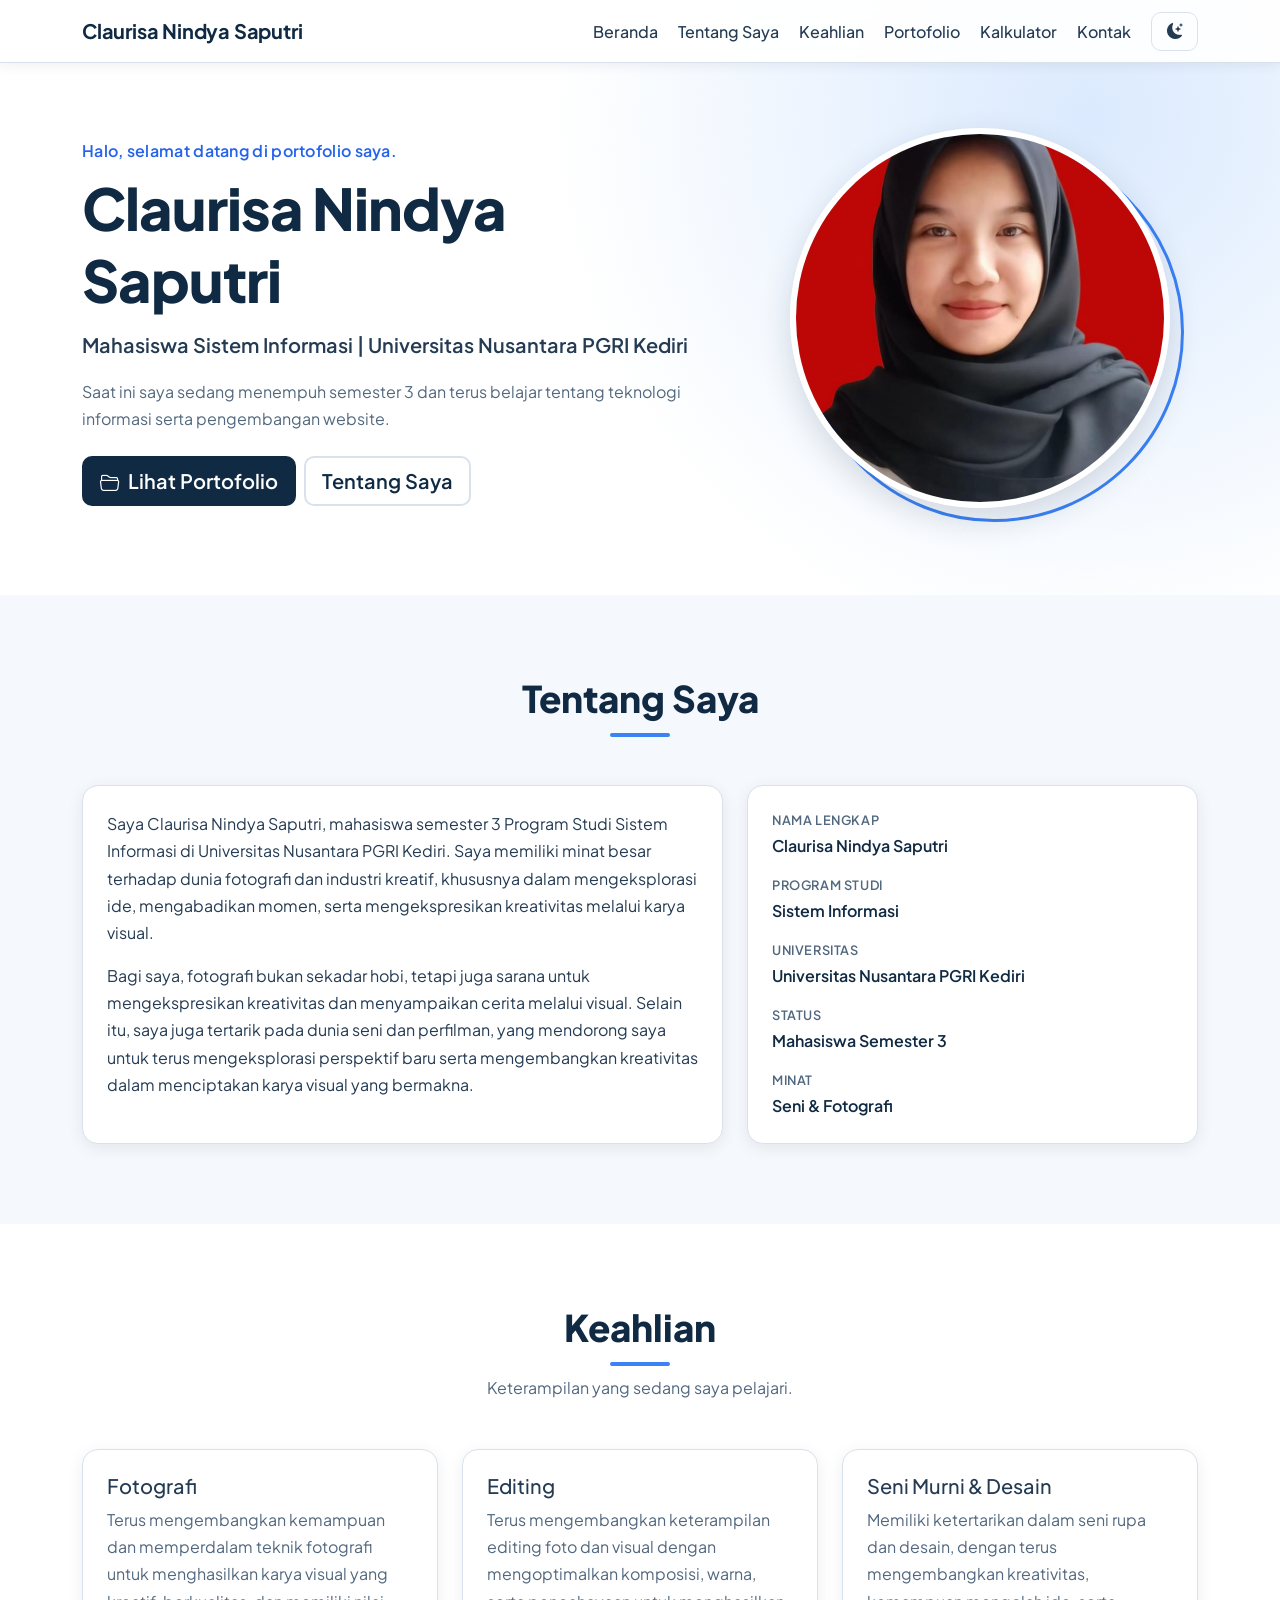
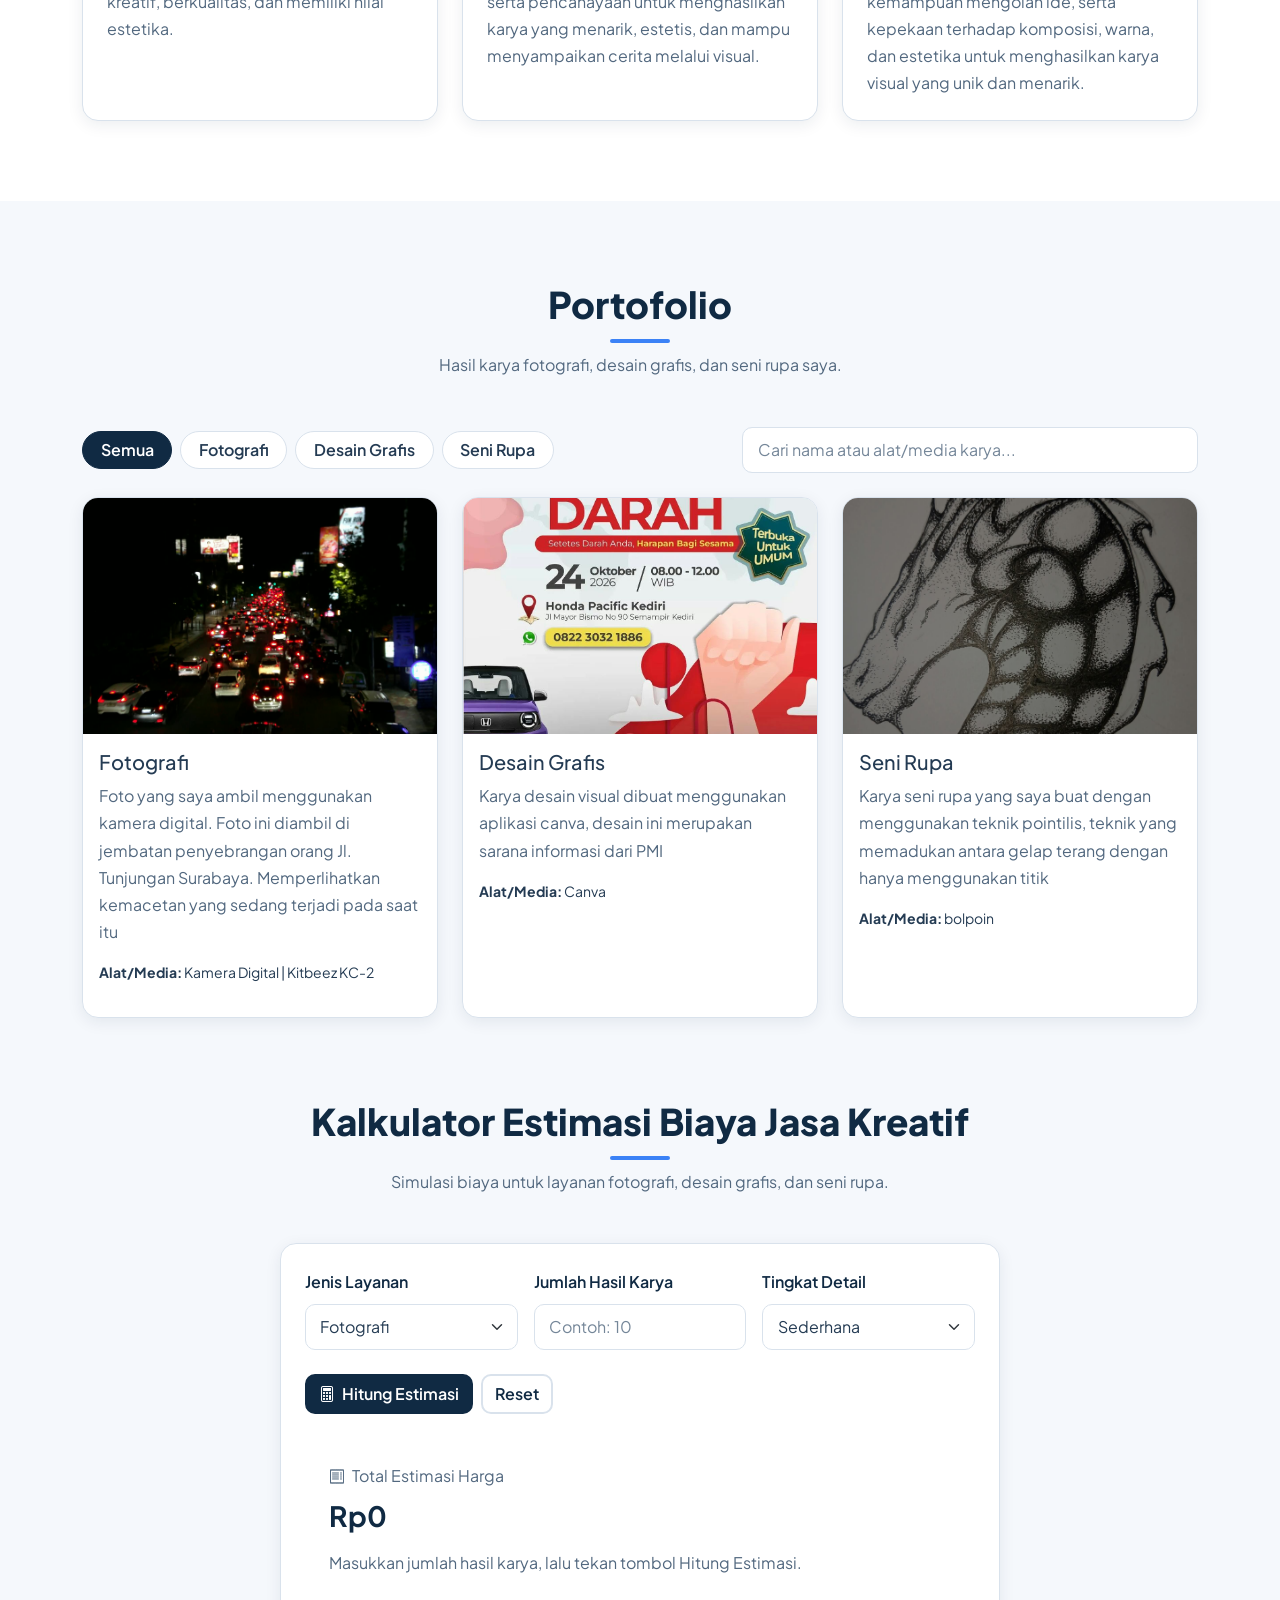
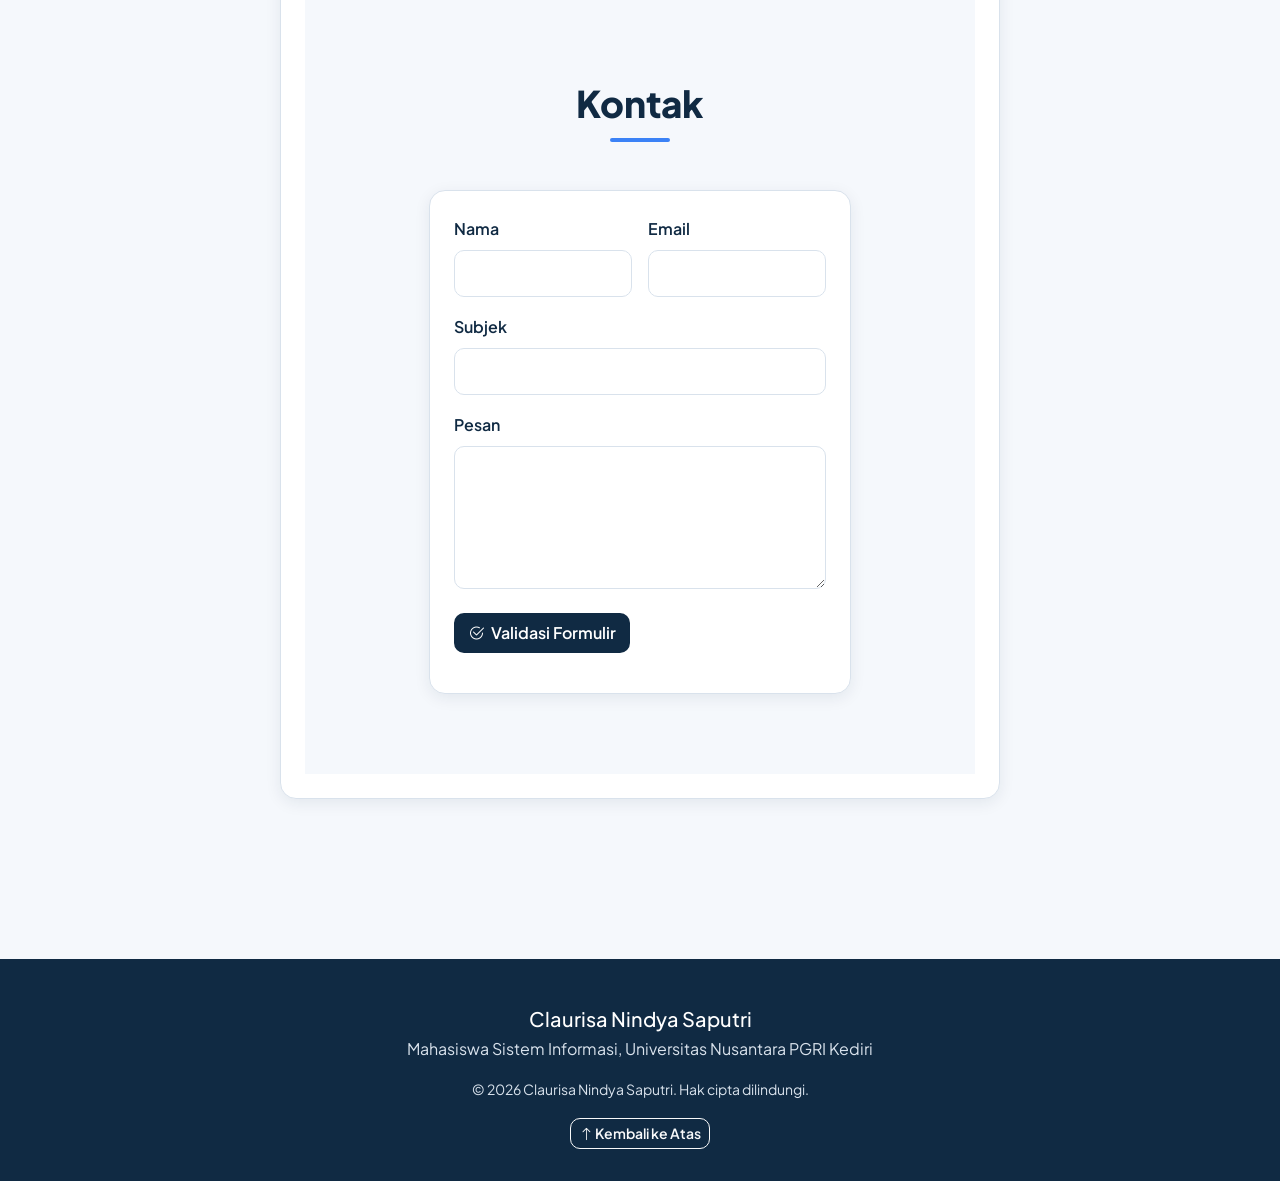
<file: UTS-WEB-Claurisa Nindya Saputri/index.html>
<!DOCTYPE html>
<html lang="id" data-theme="light">
<head>
  <meta charset="UTF-8">
  <meta name="viewport" content="width=device-width, initial-scale=1">
  <meta name="description" content="Portofolio pribadi Claurisa Nindya Saputri, mahasiswa Sistem Informasi Universitas Nusantara PGRI Kediri semester 3.">
  <title>Claurisa Nindya Saputri | Portfolio Web</title>

  <!-- Google Fonts -->
  <link rel="preconnect" href="https://fonts.googleapis.com">
  <link rel="preconnect" href="https://fonts.gstatic.com" crossorigin>
  <link href="https://fonts.googleapis.com/css2?family=Plus+Jakarta+Sans:wght@400;500;600;700;800&display=swap" rel="stylesheet">

  <!-- icon -->
  <link href="https://cdn.jsdelivr.net/npm/bootstrap@5.3.3/dist/css/bootstrap.min.css" rel="stylesheet">
  <link href="https://cdn.jsdelivr.net/npm/bootstrap-icons@1.11.3/font/bootstrap-icons.min.css" rel="stylesheet">
 
  <link href="css/style.css" rel="stylesheet">
</head>

<body>

  <header>
    <nav class="navbar navbar-expand-lg fixed-top site-navbar" aria-label="Navigasi utama">
      <div class="container">
        <a class="navbar-brand fw-bold" href="#beranda">Claurisa Nindya Saputri</a>

        <button class="navbar-toggler" type="button" data-bs-toggle="collapse"
                data-bs-target="#menuUtama" aria-controls="menuUtama"
                aria-expanded="false" aria-label="Buka atau tutup menu">
          <span class="navbar-toggler-icon"></span>
        </button>

        <div class="collapse navbar-collapse" id="menuUtama">
          <ul class="navbar-nav ms-auto align-items-lg-center gap-lg-1">
            <li class="nav-item"><a class="nav-link" href="#beranda">Beranda</a></li>
            <li class="nav-item"><a class="nav-link" href="#tentang">Tentang Saya</a></li>
            <li class="nav-item"><a class="nav-link" href="#keahlian">Keahlian</a></li>
            <li class="nav-item"><a class="nav-link" href="#portofolio">Portofolio</a></li>
            <li class="nav-item"><a class="nav-link" href="#kalkulator">Kalkulator</a></li>
            <li class="nav-item"><a class="nav-link" href="#kontak">Kontak</a></li>
            <li class="nav-item ms-lg-2 mt-2 mt-lg-0">
              <button type="button" id="themeToggle" class="btn btn-theme"
                      aria-label="Ganti ke mode gelap" aria-pressed="false">
                <i class="bi bi-moon-stars-fill" id="themeIcon" aria-hidden="true"></i>
                <span id="themeLabel" class="ms-1 d-lg-none">Mode Gelap</span>
              </button>
            </li>
          </ul>
        </div>
      </div>
    </nav>
  </header>

  <main>

    <!-- Tampilan beranda -->
    <section id="beranda" class="hero-section" aria-labelledby="judul-hero">
      <div class="container">
        <div class="row align-items-center g-5">
          <div class="col-lg-7 order-2 order-lg-1 reveal">
            <p class="hero-greeting mb-2">Halo, selamat datang di portofolio saya.</p>
            <h1 id="judul-hero" class="hero-name">Claurisa Nindya Saputri</h1>
            <p class="hero-role">Mahasiswa Sistem Informasi | Universitas Nusantara PGRI Kediri</p>
            <p class="text-secondary-custom mb-4">
              Saat ini saya sedang menempuh semester 3 dan terus belajar tentang teknologi informasi
              serta pengembangan website.
            </p>
            <div class="d-flex flex-wrap gap-2">
              <a href="#portofolio" class="btn btn-primary-custom btn-lg">
                <i class="bi bi-folder2-open me-1" aria-hidden="true"></i> Lihat Portofolio
              </a>
              <a href="#tentang" class="btn btn-outline-custom btn-lg">Tentang Saya</a>
            </div>
          </div>

          <div class="col-lg-5 order-1 order-lg-2 text-center reveal">
            <div class="profile-wrapper">
              <img src="img/Profile_ClaurisaNindya.jpeg"
                   alt="Foto profil Claurisa Nindya Saputri"
                   class="profile-img" width="480" height="480">
            </div>
          </div>
        </div>
      </div>
    </section>

    <!-- profil saya -->
    <section id="tentang" class="section-padding section-alt" aria-labelledby="judul-tentang">
      <div class="container">
        <header class="section-heading reveal">
          <h2 id="judul-tentang">Tentang Saya</h2>
        </header>

        <div class="row g-4 align-items-stretch">
          <article class="col-lg-7 reveal">
            <div class="card custom-card h-100">
              <div class="card-body p-4">
                <p>
                  Saya Claurisa Nindya Saputri, mahasiswa semester 3 Program Studi Sistem Informasi di Universitas Nusantara PGRI Kediri. Saya memiliki minat besar terhadap dunia fotografi dan industri kreatif, khususnya dalam mengeksplorasi ide, mengabadikan momen, serta mengekspresikan kreativitas melalui karya visual.
                </p>
                <p class="mb-0">
                  Bagi saya, fotografi bukan sekadar hobi, tetapi juga sarana untuk mengekspresikan kreativitas dan menyampaikan cerita melalui visual. Selain itu, saya juga tertarik pada dunia seni dan perfilman, yang mendorong saya untuk terus mengeksplorasi perspektif baru serta mengembangkan kreativitas dalam menciptakan karya visual yang bermakna.
                </p>
              </div>
            </div>
          </article>

          <aside class="col-lg-5 reveal" aria-label="Data singkat">
            <div class="card custom-card h-100">
              <div class="card-body p-4">
                <dl class="info-list mb-0">
                  <dt>Nama Lengkap</dt>
                  <dd>Claurisa Nindya Saputri</dd>
                  <dt>Program Studi</dt>
                  <dd>Sistem Informasi</dd>
                  <dt>Universitas</dt>
                  <dd>Universitas Nusantara PGRI Kediri</dd>
                  <dt>Status</dt>
                  <dd>Mahasiswa Semester 3</dd>
                  <dt>Minat</dt>
                  <dd>Seni &amp; Fotografi</dd>
                </dl>
              </div>
            </div>
          </aside>
        </div>
      </div>
    </section>

    <!-- Keahlian -->
    <section id="keahlian" class="section-padding" aria-labelledby="judul-keahlian">
      <div class="container">
        <header class="section-heading reveal">
          <h2 id="judul-keahlian">Keahlian</h2>
          <p>Keterampilan yang sedang saya pelajari.</p>
        </header>
        <div class="row g-4">
          <article class="col-md-6 col-lg-4 reveal">
            <div class="card custom-card skill-card h-100">
              <div class="card-body p-4">
                <h3 class="h5">Fotografi</h3>
                <p class="mb-0 text-secondary-custom">Terus mengembangkan kemampuan dan memperdalam teknik fotografi untuk menghasilkan karya visual yang kreatif, berkualitas, dan memiliki nilai estetika.</p>
              </div>
            </div>
          </article>
          <article class="col-md-6 col-lg-4 reveal">
            <div class="card custom-card skill-card h-100">
              <div class="card-body p-4">
                <h3 class="h5">Editing</h3>
                <p class="mb-0 text-secondary-custom">Terus mengembangkan keterampilan editing foto dan visual dengan mengoptimalkan komposisi, warna, serta pencahayaan untuk menghasilkan karya yang menarik, estetis, dan mampu menyampaikan cerita melalui visual.</p>
              </div>
            </div>
          </article>
          <article class="col-md-6 col-lg-4 reveal">
            <div class="card custom-card skill-card h-100">
              <div class="card-body p-4">
                <h3 class="h5">Seni Murni &amp; Desain</h3>
                <p class="mb-0 text-secondary-custom">Memiliki ketertarikan dalam seni rupa dan desain, dengan terus mengembangkan kreativitas, kemampuan mengolah ide, serta kepekaan terhadap komposisi, warna, dan estetika untuk menghasilkan karya visual yang unik dan menarik.</p>
              </div>
            </div>
          </article>
        </div>
      </div>
    </section>

    <!-- portofolio -->
    <section id="portofolio" class="section-padding section-alt" aria-labelledby="judul-portofolio">
      <div class="container">
        <header class="section-heading reveal">
          <h2 id="judul-portofolio">Portofolio</h2>
          <p>
            Hasil karya fotografi, desain grafis, dan seni rupa saya.
          </p>
        </header>
        <div class="row g-3 align-items-center mb-4 reveal">
          <div class="col-lg-7">
            <div class="d-flex flex-wrap gap-2" role="group" aria-label="Filter kategori karya" id="filterGroup">
              <button type="button" class="btn btn-filter active" data-filter="semua">Semua</button>
              <button type="button" class="btn btn-filter" data-filter="fotografi">Fotografi</button>
              <button type="button" class="btn btn-filter" data-filter="desain">Desain Grafis</button>
              <button type="button" class="btn btn-filter" data-filter="senirupa">Seni Rupa</button>
            </div>
          </div>
          <div class="col-lg-5">
            <label for="projectSearch" class="visually-hidden">Cari karya</label>
            <input type="search" id="projectSearch" class="form-control" placeholder="Cari nama atau alat/media karya...">
          </div>
        </div>

        <div class="row g-4" id="projectList">
          <article class="col-md-6 col-lg-4 project-item" data-category="fotografi"
                   data-title="Fotografi" data-tech="Kamera Digital">
            <div class="card custom-card h-100">
              <!-- hasil fotografi -->
              <img src="img/portofolio.jlTunjungan.jpeg"
                   class="card-img-top" alt="Gambar karya fotografi" width="600" height="400">
              <div class="card-body d-flex flex-column">
                <h3 class="h5">Fotografi</h3>
                <p class="text-secondary-custom">Foto yang saya ambil menggunakan kamera digital. Foto ini diambil di jembatan penyebrangan orang Jl. Tunjungan Surabaya. Memperlihatkan kemacetan yang sedang terjadi pada saat itu</p>
                <p class="small mb-3"><strong>Alat/Media:</strong> Kamera Digital | Kitbeez KC-2 </p>
                <div class="mt-auto d-flex flex-wrap gap-2">
                </div>
              </div>
            </div>
          </article>

          <article class="col-md-6 col-lg-4 project-item" data-category="desain"
                   data-title="Desain Grafis" data-tech="Canva">
            <div class="card custom-card h-100">
                <!-- hasil desain -->
              <img src="img/pamflet_donordarah.jpeg"
                   class="card-img-top" alt="Gambar karya desain grafis" width="600" height="400">
              <div class="card-body d-flex flex-column">
                <h3 class="h5">Desain Grafis</h3>
                <p class="text-secondary-custom">Karya desain visual dibuat menggunakan aplikasi canva, desain ini merupakan sarana informasi dari PMI</p>
                <p class="small mb-3"><strong>Alat/Media:</strong> Canva</p>
                <div class="mt-auto d-flex flex-wrap gap-2">
                </div>
              </div>
            </div>
          </article>

          <article class="col-md-6 col-lg-4 project-item" data-category="senirupa"
                   data-title="Seni Rupa" data-tech="Kertas">
            <div class="card custom-card h-100">
                <!-- Hasil Gambar -->
              <img src="img/TeknikPointilis.jpeg"
                   class="card-img-top" alt="Gambar karya seni rupa" width="600" height="400">
              <div class="card-body d-flex flex-column">
                <h3 class="h5">Seni Rupa</h3>
                <p class="text-secondary-custom">Karya seni rupa yang saya buat dengan menggunakan teknik pointilis, teknik yang memadukan antara gelap terang dengan hanya menggunakan titik</p>
                <p class="small mb-3"><strong>Alat/Media:</strong> bolpoin</p>
                <div class="mt-auto d-flex flex-wrap gap-2">
                </div>
              </div>
            </div>
          </article>
        </div>

    <!-- ================= KALKULATOR ================= -->
    <section id="kalkulator" class="section-padding" aria-labelledby="judul-kalkulator">
      <div class="container">
        <header class="section-heading reveal">
          <h2 id="judul-kalkulator">Kalkulator Estimasi Biaya Jasa Kreatif</h2>
          <p>Simulasi biaya untuk layanan fotografi, desain grafis, dan seni rupa.</p>
        </header>

        <div class="row justify-content-center">
          <div class="col-lg-8 reveal">
            <div class="card custom-card">
              <div class="card-body p-4">
                <form id="calcForm" novalidate>
                  <div class="row g-3">
                    <div class="col-md-4">
                      <label for="serviceType" class="form-label">Jenis Layanan</label>
                      <select class="form-select" id="serviceType">
                        <option value="fotografi">Fotografi</option>
                        <option value="desain">Desain Grafis</option>
                        <option value="senirupa">Seni Rupa</option>
                      </select>
                    </div>
                    <div class="col-md-4">
                      <label for="itemCount" class="form-label">Jumlah Hasil Karya</label>
                      <input type="number" class="form-control" id="itemCount" min="1" step="1"
                             placeholder="Contoh: 10" required>
                    </div>
                    <div class="col-md-4">
                      <label for="complexity" class="form-label">Tingkat Detail</label>
                      <select class="form-select" id="complexity">
                        <option value="simple">Sederhana</option>
                        <option value="medium">Menengah</option>
                        <option value="complex">Kompleks</option>
                      </select>
                    </div>
                  </div>

                  <div class="d-flex flex-wrap gap-2 mt-4">
                    <button type="submit" id="calcButton" class="btn btn-primary-custom">
                      <i class="bi bi-calculator me-1" aria-hidden="true"></i> Hitung Estimasi
                    </button>
                    <button type="button" id="calcReset" class="btn btn-outline-custom">Reset</button>
                  </div>
                </form>

<!-- Kalkulator -->

<div class="card mt-4 border-0" id="calcResultCard">
  <div class="card-body p-4">

    <p class="text-secondary-custom mb-2">
      <i class="bi bi-receipt me-1"></i>
      Total Estimasi Harga
    </p>

    <h3 id="totalHarga" class="fw-bold mb-3">
      Rp0
    </h3>

    <div id="calcResult" role="status" aria-live="polite">
      <p class="mb-0 text-secondary-custom">
        Masukkan jumlah hasil karya, lalu tekan tombol
        Hitung Estimasi.
      </p>
    </div>

  </div>
</div>

    <!-- Kontak -->
    <section id="kontak" class="section-padding section-alt" aria-labelledby="judul-kontak">
      <div class="container">
        <header class="section-heading reveal">
          <h2 id="judul-kontak">Kontak</h2>
        </header>
        <div class="row justify-content-center">
          <div class="col-lg-8 reveal">
            <div class="card custom-card">
              <div class="card-body p-4">
                <form id="contactForm" novalidate>
                  <div class="row g-3">
                    <div class="col-md-6">
                      <label for="contactName" class="form-label">Nama</label>
                      <input type="text" class="form-control" id="contactName" required aria-describedby="errorName">
                      <div class="invalid-feedback" id="errorName"></div>
                    </div>
                    <div class="col-md-6">
                      <label for="contactEmail" class="form-label">Email</label>
                      <input type="email" class="form-control" id="contactEmail" required aria-describedby="errorEmail">
                      <div class="invalid-feedback" id="errorEmail"></div>
                    </div>
                    <div class="col-12">
                      <label for="contactSubject" class="form-label">Subjek</label>
                      <input type="text" class="form-control" id="contactSubject" required aria-describedby="errorSubject">
                      <div class="invalid-feedback" id="errorSubject"></div>
                    </div>
                    <div class="col-12">
                      <label for="contactMessage" class="form-label">Pesan</label>
                      <textarea class="form-control" id="contactMessage" rows="5" required aria-describedby="errorMessage"></textarea>
                      <div class="invalid-feedback" id="errorMessage"></div>
                    </div>
                  </div>
                  <button type="submit" class="btn btn-primary-custom mt-4">
                    <i class="bi bi-check2-circle me-1" aria-hidden="true"></i> Validasi Formulir
                  </button>
                </form>

                <div id="contactStatus" class="mt-3" role="status" aria-live="polite"></div>
              </div>
            </div>
          </div>
        </div>
      </div>
    </section>

  </main>

 <!-- Footer -->
  <footer class="site-footer">
    <div class="container text-center">
      <h2 class="h5 mb-1">Claurisa Nindya Saputri</h2>
      <p class="mb-3 footer-text">Mahasiswa Sistem Informasi, Universitas Nusantara PGRI Kediri</p>

      <p class="small footer-text mb-3">&copy; <span id="currentYear">2026</span> Claurisa Nindya Saputri. Hak cipta dilindungi.</p>

      <button type="button" id="backToTop" class="btn btn-outline-light btn-sm">
        <i class="bi bi-arrow-up" aria-hidden="true"></i> Kembali ke Atas
      </button>
    </div>
  </footer>

  <!-- Bootstrap JS Bundle (diperlukan untuk navbar mobile dan modal) -->
  <script src="https://cdn.jsdelivr.net/npm/bootstrap@5.3.3/dist/js/bootstrap.bundle.min.js"></script>
  <!-- JavaScript kustom -->
  <script src="js/script.js"></script>
</body>
</html>
</file>
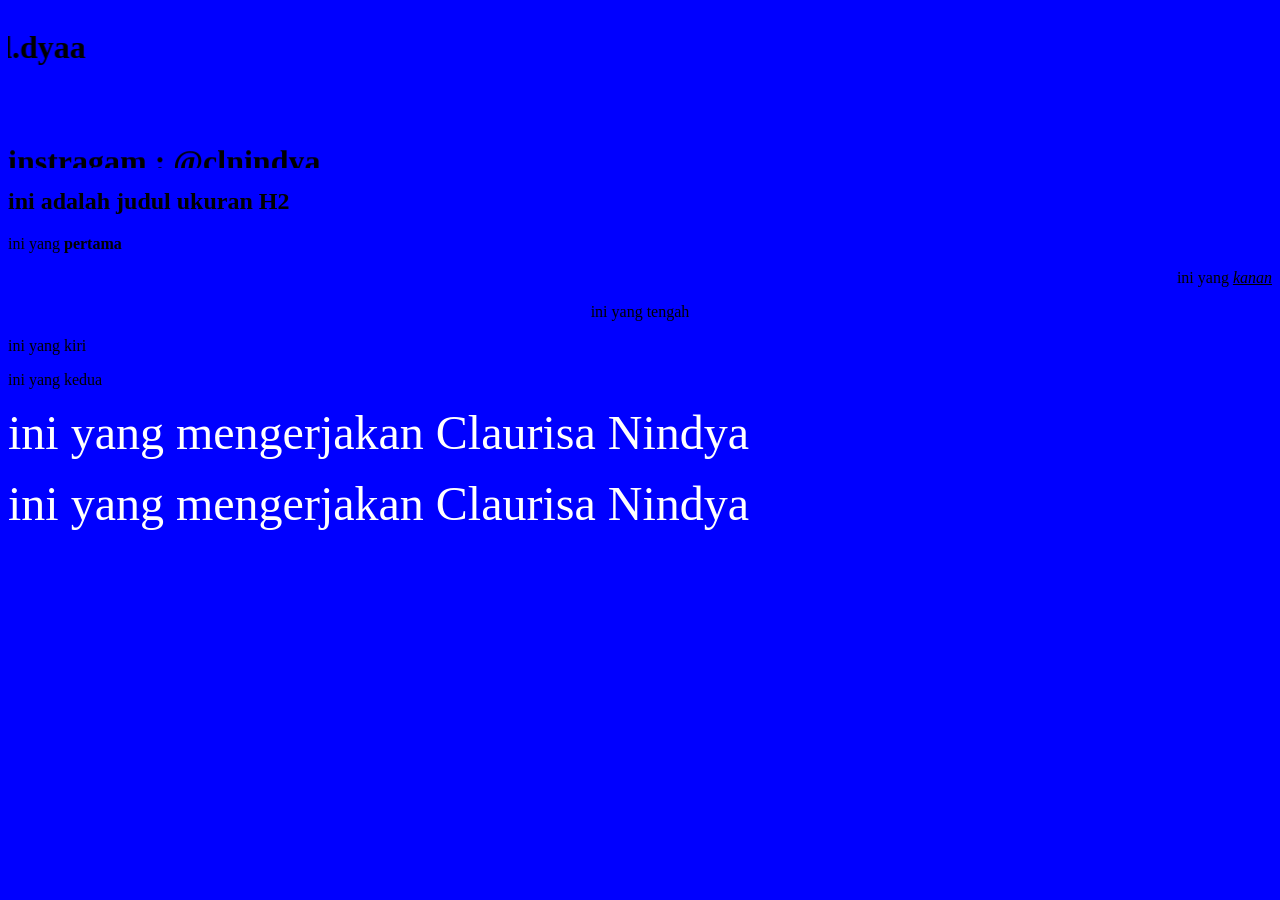
<file: Tugas 1/tugas1.html>
<html>

<head>
    <title> Mata kuliah Pemrograman Web </title>
</head>

<body bgcolor="0000ff">
    <marquee behavior="slide" direction="right">
        <h1>tiktok : @nind.dyaa</h1>
    </marquee>
    <marquee behavior="alternate" direction="up">
        <h1>instragam : @clnindya</h1>
    </marquee>

    <h2>ini adalah judul ukuran H2</h2>
    <p> ini yang <b>pertama</b></p>
    <p align="right"> ini yang <i><u>kanan</u></i> </p>
    <p align="center"> ini yang tengah </p>
    <p align="left"> ini yang kiri </p>
    <p> ini yang kedua</p>

    <font size="14" color="white"> ini yang mengerjakan Claurisa Nindya </font>
    <p>
        <font size="14" color="white"> ini yang mengerjakan Claurisa Nindya </font>
    </p>
</body>

</html>
</file>
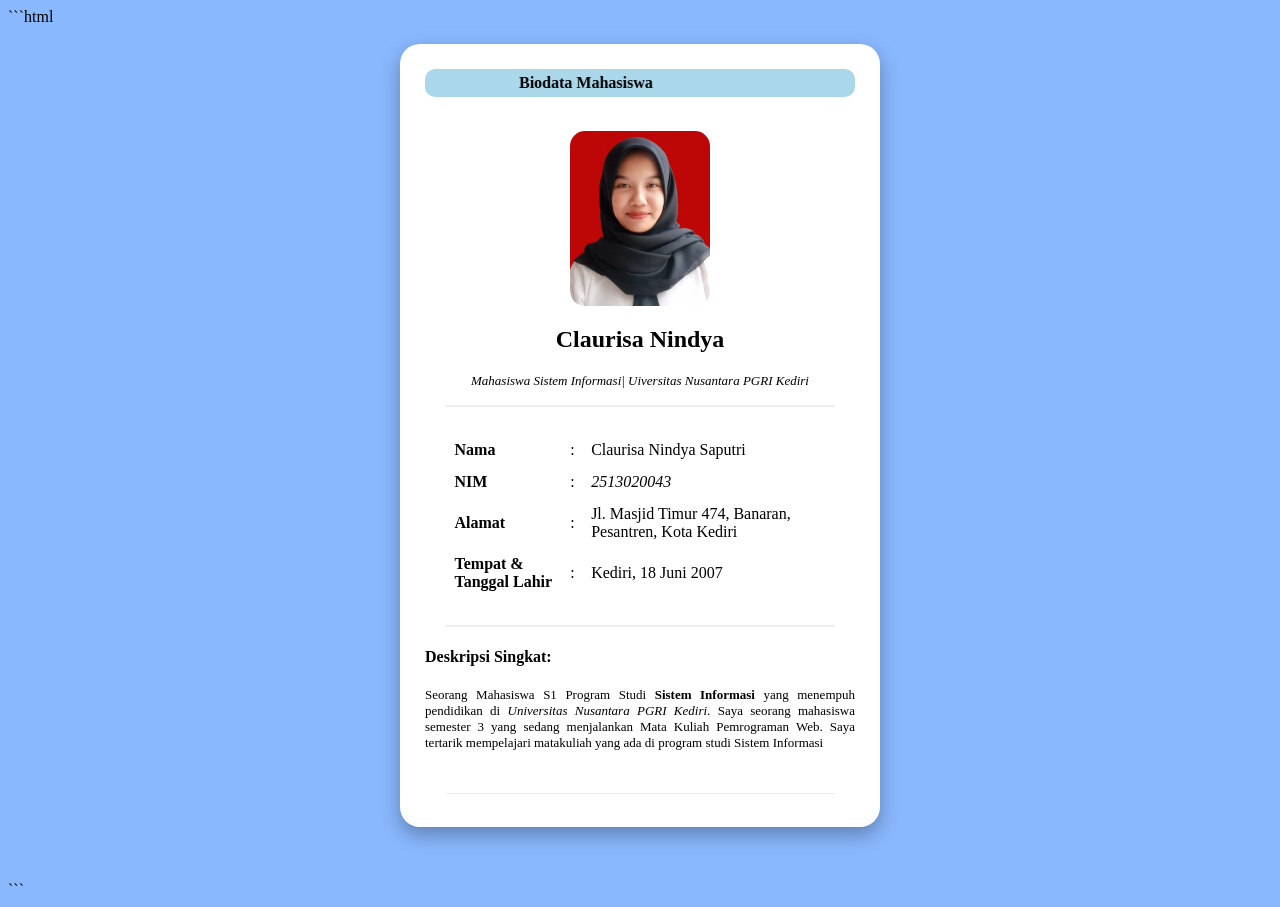
<file: Tugas 2/Tugas2.html>
```html
<!DOCTYPE html>
<html>

<head>
    <title>Biodata Mahasiswa</title>
    <style>
        .card-mulus {
            border-radius: 20px;
            box-shadow: 0px 8px 20px rgba(0, 0, 0, 0.3);
            border: none;
        }

        .foto-mulus {
            border-radius: 15px;
            object-fit: cover;
        }

        .marquee-mulus {
            border-radius: 10px;
            padding: 5px 0;
        }
    </style>
</head>

<body bgcolor="#8AB8FE" text="#000000">

    <br><br>

    <table class="card-mulus" align="center" width="480" bgcolor="#ffffff" cellpadding="25" cellspacing="0">
        <tr>
            <td align="center">

                <marquee class="marquee-mulus" behavior="alternate" direction="right" bgcolor="#ABD7EB">
                    <font color="#000000" size="3"><b> Biodata Mahasiswa</b></font>
                </marquee>

                <br><br>

                <p align="center">
                    <img class="foto-mulus" src="assets/foto.jpeg" width="140" height="175" alt="Foto Profil">
                </p>

                <h2>
                    <font color="#000000">Claurisa Nindya</font>
                </h2>
                <p>
                    <font color="#000000" size="2"><i>Mahasiswa Sistem Informasi| Uiversitas Nusantara PGRI Kediri</i></font>
                </p>

                <hr size="2" color="#eeeeee" width="90%">
                <br>

                <table align="center" width="90%" border="0" cellpadding="6">
                    <tr>
                        <td width="30%" align="left">
                            <font color="#000000"><b>Nama</b></font>
                        </td>
                        <td width="5%">:</td>
                        <font color="#000000"><td align="left">Claurisa Nindya Saputri</td></font>
                    </tr>
                    <tr>
                        <td align="left">
                            <font color="#000000"><b>NIM</b></font>
                        </td>
                        <td>:</td>
                        <td align="left"><i>2513020043</i></td>
                    </tr>
                    <tr>
                        <td align="left">
                            <font color="#000000"><b>Alamat</b></font>
                        </td>
                        <td>:</td>
                        <td align="left">Jl. Masjid Timur 474, Banaran, Pesantren, Kota Kediri</td>
                    </tr>
                    <tr>
                        <td align="left">
                            <font color="#000000"><b>Tempat & Tanggal Lahir</b></font>
                        </td>
                        <td>:</td>
                        <td align="left">Kediri, 18 Juni 2007</td>
                    </tr>
                </table>

                <br>
                <hr size="2" color="#eeeeee" width="90%">

                <h4 align="left">
                    <font color="#000000">Deskripsi Singkat:</font>
                </h4>
                <p align="justify">
                    <font size="2" color="#000000">
                        Seorang Mahasiswa S1 Program Studi <b>Sistem Informasi</b> yang menempuh pendidikan di <i>Universitas
                            Nusantara
                            PGRI Kediri</i>. Saya seorang mahasiswa semester 3 yang sedang menjalankan Mata Kuliah Pemrograman
                        Web. Saya tertarik mempelajari matakuliah yang ada di program studi Sistem Informasi
                    </font>
                </p>

                <br>
                <hr size="1" color="#eeeeee" width="90%">

            </td>
        </tr>
    </table>

    <br>

    <br><br>

</body>

</html>
```
</file>
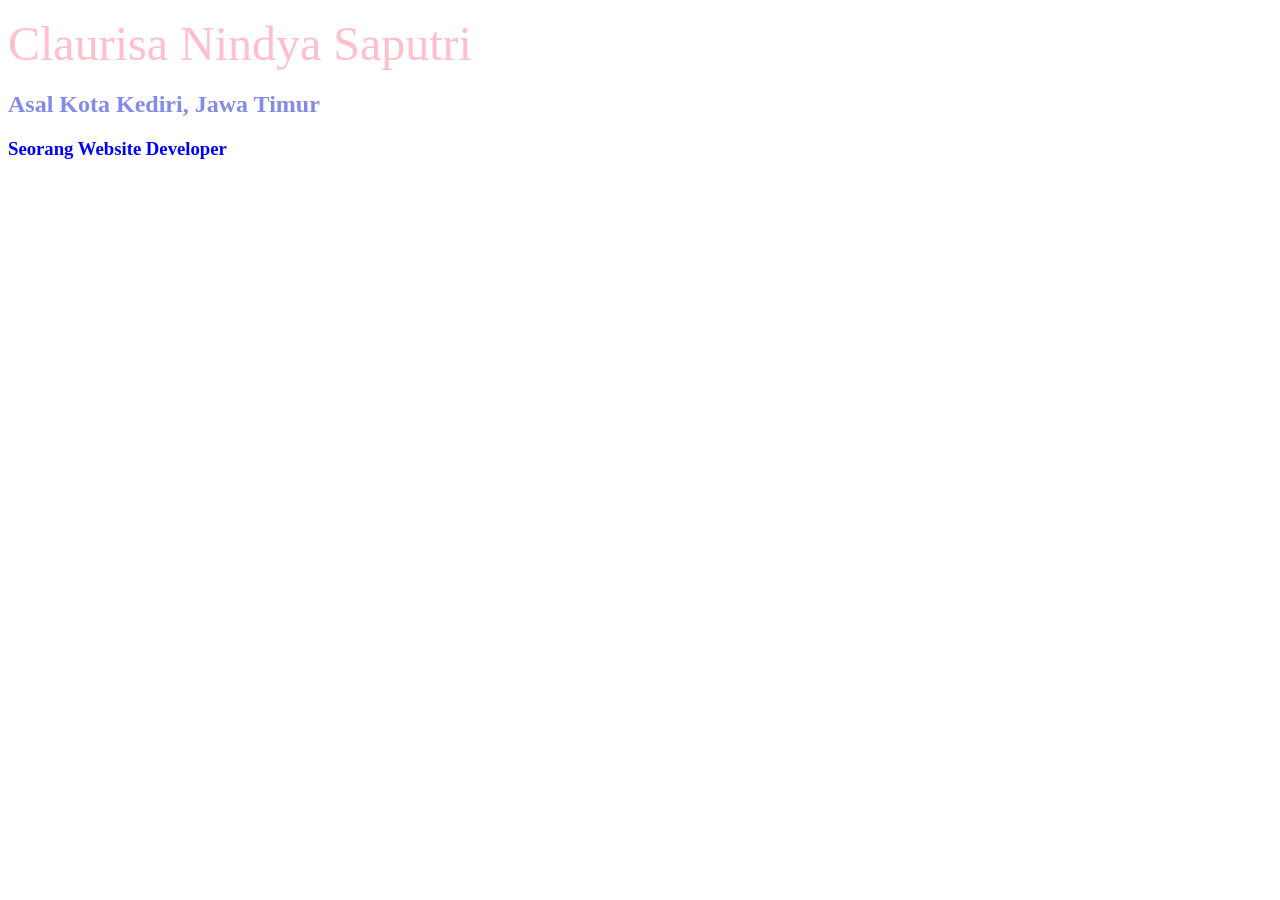
<file: Tugas 3/tugas-css1.html>
<!DOCTYPE html>
<html lang="en">
<head>
    <meta charset="UTF-8">
    <meta name="viewport" content="width=device-width, initial-scale=1.0">
    <title>Document</title>
    <inline>
        <style type="text/css">
            h3 {
                color: rgb(57, 115, 190);
            }

            p {
                color: rgb(0, 153, 255);
            }

            h2 {
                color: rgb(130, 139, 234);
            }
            
        </style>

</head>
<body>
    <p> <font size="22" color="pink"> Claurisa Nindya Saputri</font></p>
    <h2> Asal Kota Kediri, Jawa Timur</h2>
    <h3><font color="blue"> Seorang Website Developer</h3>
</body>
</html>
</file>
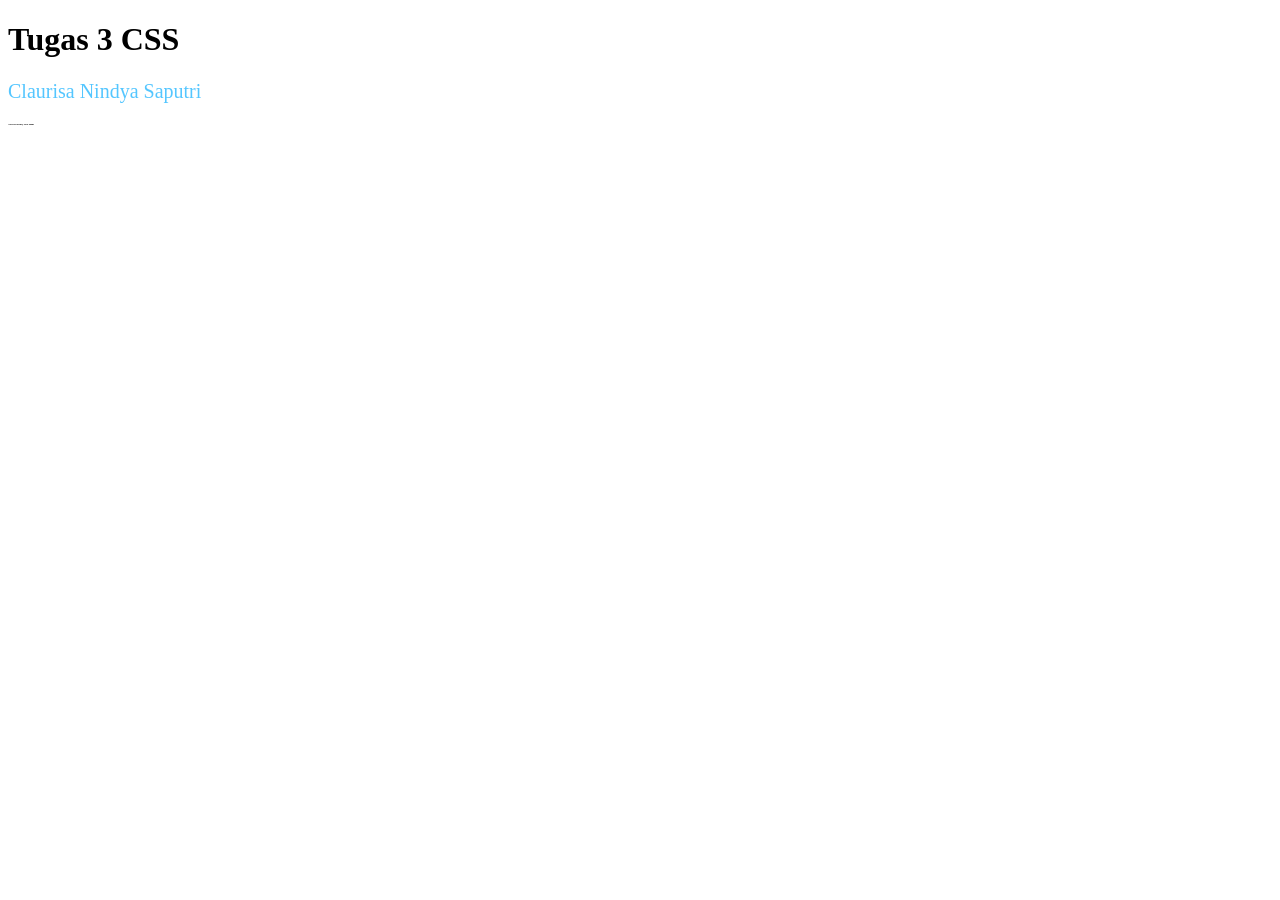
<file: Tugas 3/tugas-css2.html>
<!DOCTYPE html>
<html lang="en">
<head>
    <meta charset="UTF-8">
    <meta name="viewport" content="width=device-width, initial-scale=1.0">
    <title>Tugas 3 CSS</title>
    <!-- memasukkan file css eksternal ke dalam html -->
    <link rel="stylesheet" href="style.css">
</head>
<body>
    <!-- berwarna merah dan ukuran font 30px -->
    <h1> Tugas 3 CSS </h1> 
    <!-- warna hijau ukuran 20 -->
    <p> Claurisa Nindya Saputri </p>
    <!-- ukuran font 20px -->
    <h2> Asal Kota Kediri, Jawa Timur </h2>

</body>
</html>
</file>
<file: UTS-WEB-Claurisa Nindya Saputri/css/style.css>
:root,
[data-theme="light"] {
  --primary-navy: #102A43;
  --secondary-navy: #243B53;
  --accent-blue: #3B82F6;
  --accent-hover: #2563EB;
  --light-blue: #DBEAFE;

  --bg: #FFFFFF;
  --bg-section: #F5F8FC;
  --surface: #FFFFFF;
  --input-bg: #FFFFFF;

  --heading: #102A43;
  --text-primary: #243B53;
  --text-secondary: #52687F;   /* sedikit lebih gelap dari #627D98 agar kontras lebih baik */
  --link: #2563EB;

  --border: #D9E2EC;
  --shadow: rgba(16, 42, 67, 0.08);
  --shadow-hover: rgba(16, 42, 67, 0.16);

  --navbar-bg: rgba(255, 255, 255, 0.92);

  --btn-bg: #102A43;
  --btn-text: #FFFFFF;
  --btn-hover-bg: #2563EB;

  --icon-color: #2563EB;
  --footer-bg: #102A43;
  --footer-text: #D9E2EC;

  --success-bg: #DCFCE7;
  --success-text: #14532D;
  --error-bg: #FEE2E2;
  --error-text: #7F1D1D;
}

[data-theme="dark"] {
  --light-blue: #1E3A5F;

  --bg: #0B1B2B;
  --bg-section: #10263A;
  --surface: #14304A;
  --input-bg: #0F2438;

  --heading: #FFFFFF;
  --text-primary: #E4ECF4;
  --text-secondary: #A9BBCD;
  --link: #93C5FD;

  --border: #27455F;
  --shadow: rgba(0, 0, 0, 0.35);
  --shadow-hover: rgba(0, 0, 0, 0.55);

  --navbar-bg: rgba(11, 27, 43, 0.92);

  --btn-bg: #60A5FA;
  --btn-text: #0B1B2B;
  --btn-hover-bg: #93C5FD;

  --icon-color: #93C5FD;
  --footer-bg: #071320;
  --footer-text: #A9BBCD;

  --success-bg: #14532D;
  --success-text: #DCFCE7;
  --error-bg: #7F1D1D;
  --error-text: #FEE2E2;
}


/* ========== 2. PENGATURAN DASAR ========== */
html {
  scroll-behavior: smooth;
  scroll-padding-top: 80px;   
}

body {
  font-family: "Plus Jakarta Sans", system-ui, -apple-system, "Segoe UI", sans-serif;
  background-color: var(--bg);
  color: var(--text-primary);
  line-height: 1.7;
  overflow-x: hidden;        
  transition: background-color 0.3s ease, color 0.3s ease;
}

h1, h2, h3, h4, h5, h6 {
  color: var(--heading);
  font-weight: 700;
  line-height: 1.25;
  transition: color 0.3s ease;
}

a {
  color: var(--link);
}

img {
  max-width: 100%;
  height: auto;
}

.text-secondary-custom {
  color: var(--text-secondary);
}

/* Indikator fokus keyboard yang jelas */
:focus-visible {
  outline: 3px solid var(--accent-blue);
  outline-offset: 2px;
}


/* ========== 3. NAVBAR ========== */
.site-navbar {
  background-color: var(--navbar-bg);
  backdrop-filter: blur(8px);
  -webkit-backdrop-filter: blur(8px);
  border-bottom: 1px solid var(--border);
  box-shadow: 0 2px 12px var(--shadow);
  transition: background-color 0.3s ease, border-color 0.3s ease;
}

.site-navbar .navbar-brand {
  color: var(--heading);
  letter-spacing: -0.2px;
}

.site-navbar .nav-link {
  position: relative;
  color: var(--text-primary);
  font-weight: 500;
  padding: 0.6rem 0.8rem;
  transition: color 0.25s ease;
}

.site-navbar .nav-link::after {
  content: "";
  position: absolute;
  left: 0.8rem;
  right: 0.8rem;
  bottom: 0.25rem;
  height: 2px;
  background-color: var(--accent-blue);
  transform: scaleX(0);
  transform-origin: left;
  transition: transform 0.25s ease;
}

.site-navbar .nav-link:hover,
.site-navbar .nav-link.active {
  color: var(--link);
}

.site-navbar .nav-link:hover::after,
.site-navbar .nav-link.active::after {
  transform: scaleX(1);
}

.navbar-toggler {
  border-color: var(--border);
}

.navbar-toggler:focus {
  box-shadow: 0 0 0 3px rgba(59, 130, 246, 0.4);
}

[data-theme="dark"] .navbar-toggler-icon {
  filter: invert(1);          
}

.btn-theme {
  background-color: transparent;
  color: var(--text-primary);
  border: 1px solid var(--border);
  border-radius: 999px;
  padding: 0.4rem 0.9rem;
  transition: background-color 0.25s ease, color 0.25s ease, border-color 0.25s ease;
}

.btn-theme:hover,
.btn-theme:focus {
  background-color: var(--light-blue);
  color: var(--heading);
  border-color: var(--accent-blue);
}


/* ========== 4. TOMBOL ========== */
.btn {
  font-weight: 600;
  border-radius: 10px;
  transition: background-color 0.25s ease, color 0.25s ease,
              border-color 0.25s ease, transform 0.2s ease, box-shadow 0.25s ease;
}

.btn-primary-custom {
  background-color: var(--btn-bg);
  color: var(--btn-text);
  border: 2px solid var(--btn-bg);
}

.btn-primary-custom:hover,
.btn-primary-custom:focus {
  background-color: var(--btn-hover-bg);
  border-color: var(--btn-hover-bg);
  color: #FFFFFF;
  transform: translateY(-2px);
  box-shadow: 0 6px 16px var(--shadow-hover);
}

[data-theme="dark"] .btn-primary-custom:hover,
[data-theme="dark"] .btn-primary-custom:focus {
  color: #0B1B2B;
}

.btn-outline-custom {
  background-color: transparent;
  color: var(--heading);
  border: 2px solid var(--border);
}

.btn-outline-custom:hover,
.btn-outline-custom:focus {
  background-color: var(--light-blue);
  border-color: var(--accent-blue);
  color: var(--heading);
  transform: translateY(-2px);
}

.btn-outline-custom.disabled {
  opacity: 0.6;
  pointer-events: none;
}

/* Tombol filter portofolio */
.btn-filter {
  background-color: var(--surface);
  color: var(--text-primary);
  border: 1px solid var(--border);
  border-radius: 999px;
  padding: 0.4rem 1.1rem;
}

.btn-filter:hover {
  border-color: var(--accent-blue);
  color: var(--link);
}

.btn-filter.active {
  background-color: var(--btn-bg);
  border-color: var(--btn-bg);
  color: var(--btn-text);
}


/* ========== 5. HERO ========== */
.hero-section {
  position: relative;
  overflow: hidden;           
  padding: 8rem 0 5rem;      
  background:
    radial-gradient(circle at 85% 20%, var(--light-blue) 0, transparent 45%),
    var(--bg);
  transition: background-color 0.3s ease;
}

.hero-greeting {
  color: var(--link);
  font-weight: 600;
  letter-spacing: 0.3px;
}

.hero-name {
  font-size: clamp(2.2rem, 6vw, 3.6rem);
  font-weight: 800;
  letter-spacing: -1px;
  margin-bottom: 0.75rem;
}

.hero-role {
  font-size: clamp(1rem, 2.5vw, 1.25rem);
  font-weight: 600;
  color: var(--text-primary);
  margin-bottom: 1rem;
}

/* Foto profil + dekorasi lingkaran */
.profile-wrapper {
  position: relative;
  display: inline-block;
  width: 100%;
  max-width: 380px;
}

.profile-wrapper::before {
  content: "";
  position: absolute;
  inset: 0;
  transform: translate(14px, 14px);
  border: 3px solid var(--accent-blue);
  border-radius: 50%;
  z-index: 0;
}

.profile-img {
  position: relative;
  z-index: 1;
  display: block;
  width: 100%;
  aspect-ratio: 1 / 1;
  object-fit: cover;          
  border-radius: 50%;
  border: 6px solid var(--surface);
  box-shadow: 0 12px 32px var(--shadow-hover);
}


/* ========== 6. SECTION UMUM ========== */
.section-padding {
  padding: 5rem 0;
}

.section-alt {
  background-color: var(--bg-section);
  transition: background-color 0.3s ease;
}

.section-heading {
  text-align: center;
  margin-bottom: 3rem;
}

.section-heading h2 {
  font-size: clamp(1.7rem, 4vw, 2.3rem);
  font-weight: 800;
  margin-bottom: 0.5rem;
}

.section-heading h2::after {
  content: "";
  display: block;
  width: 60px;
  height: 4px;
  margin: 0.75rem auto 0;
  background-color: var(--accent-blue);
  border-radius: 4px;
}

.section-heading p {
  color: var(--text-secondary);
  margin-bottom: 0;
}


/* ========== 7. KARTU, TENTANG, KEAHLIAN ========== */
.custom-card {
  background-color: var(--surface);
  color: var(--text-primary);
  border: 1px solid var(--border);
  border-radius: 16px;
  box-shadow: 0 4px 16px var(--shadow);
  overflow: hidden;
  transition: transform 0.3s ease, box-shadow 0.3s ease,
              background-color 0.3s ease, border-color 0.3s ease;
}

.custom-card:hover {
  transform: translateY(-5px);
  box-shadow: 0 12px 28px var(--shadow-hover);
}

.info-list dt {
  font-size: 0.8rem;
  text-transform: uppercase;
  letter-spacing: 0.6px;
  color: var(--text-secondary);
  font-weight: 600;
}

.info-list dd {
  margin-bottom: 1rem;
  font-weight: 600;
  color: var(--heading);
}

.info-list dd:last-child {
  margin-bottom: 0;
}

.icon-circle {
  width: 56px;
  height: 56px;
  display: flex;
  align-items: center;
  justify-content: center;
  margin-bottom: 1rem;
  font-size: 1.6rem;
  color: var(--icon-color);
  background-color: var(--light-blue);
  border-radius: 14px;
  transition: background-color 0.3s ease, color 0.3s ease;
}


/* ========== 8. PORTOFOLIO ========== */
.card-img-top {
  aspect-ratio: 3 / 2;
  object-fit: cover;
}

.project-item {
  animation: fadeInUp 0.4s ease both;
}

@keyframes fadeInUp {
  from {
    opacity: 0;
    transform: translateY(12px);
  }
  to {
    opacity: 1;
    transform: translateY(0);
  }
}

/* Modal detail proyek */
.custom-modal {
  background-color: var(--surface);
  color: var(--text-primary);
  border: 1px solid var(--border);
  border-radius: 16px;
}

.custom-modal .modal-header,
.custom-modal .modal-footer {
  border-color: var(--border);
}

[data-theme="dark"] .btn-close {
  filter: invert(1) grayscale(100%) brightness(200%);
}


/* ========== 9. FORM, KALKULATOR, KONTAK ========== */
.form-label {
  color: var(--heading);
  font-weight: 600;
}

.form-control,
.form-select {
  background-color: var(--input-bg);
  color: var(--text-primary);
  border: 1px solid var(--border);
  border-radius: 10px;
  padding: 0.65rem 0.9rem;
  transition: border-color 0.25s ease, box-shadow 0.25s ease,
              background-color 0.3s ease, color 0.3s ease;
}

.form-control::placeholder {
  color: var(--text-secondary);
  opacity: 0.8;
}

.form-control:focus,
.form-select:focus {
  background-color: var(--input-bg);
  color: var(--text-primary);
  border-color: var(--accent-blue);
  box-shadow: 0 0 0 0.25rem rgba(59, 130, 246, 0.25);
}

[data-theme="dark"] .form-select {
  background-image: url("data:image/svg+xml,%3csvg xmlns='http://www.w3.org/2000/svg' viewBox='0 0 16 16'%3e%3cpath fill='none' stroke='%23E4ECF4' stroke-linecap='round' stroke-linejoin='round' stroke-width='2' d='m2 5 6 6 6-6'/%3e%3c/svg%3e");
}

.invalid-feedback {
  font-weight: 500;
}

[data-theme="dark"] .invalid-feedback {
  color: #FCA5A5;
}

[data-theme="dark"] .form-control.is-invalid {
  border-color: #FCA5A5;
}

.result-box {
  padding: 1.25rem;
  border-radius: 12px;
  border: 1px solid var(--border);
  background-color: var(--bg-section);
  color: var(--text-primary);
}

.result-box .result-label {
  margin-bottom: 0.25rem;
  font-size: 0.9rem;
  color: var(--text-secondary);
}

.result-box .result-amount {
  margin-bottom: 0.75rem;
  font-size: clamp(1.6rem, 5vw, 2.2rem);
  font-weight: 800;
  color: var(--heading);
}

.result-box .result-detail {
  margin-bottom: 0;
  font-size: 0.9rem;
  color: var(--text-secondary);
}

.result-error {
  padding: 0.9rem 1.1rem;
  border-radius: 12px;
  background-color: var(--error-bg);
  color: var(--error-text);
  font-weight: 500;
}

.result-success {
  padding: 0.9rem 1.1rem;
  border-radius: 12px;
  background-color: var(--success-bg);
  color: var(--success-text);
  font-weight: 500;
}


/* ========== 10. FOOTER ========== */
.site-footer {
  padding: 3rem 0 2rem;
  background-color: var(--footer-bg);
  color: #FFFFFF;
  transition: background-color 0.3s ease;
}

.site-footer h2 {
  color: #FFFFFF;
}

.footer-text {
  color: var(--footer-text);
}

.social-link {
  display: inline-flex;
  align-items: center;
  justify-content: center;
  width: 44px;               
  height: 44px;
  font-size: 1.2rem;
  color: #FFFFFF;
  border: 1px solid rgba(255, 255, 255, 0.35);
  border-radius: 50%;
  text-decoration: none;
  transition: background-color 0.25s ease, color 0.25s ease, transform 0.2s ease;
}

.social-link:hover,
.social-link:focus {
  background-color: #FFFFFF;
  color: #102A43;
  transform: translateY(-3px);
}

.js-ready .reveal {
  opacity: 0;
  transform: translateY(24px);
  transition: opacity 0.6s ease, transform 0.6s ease;
}

.js-ready .reveal.is-visible {
  opacity: 1;
  transform: translateY(0);
}


/* ========== 12. RESPONSIF & AKSESIBILITAS GERAK ========== */
@media (max-width: 991.98px) {
  .hero-section {
    padding: 7rem 0 3.5rem;
    text-align: center;
  }

  .hero-section .d-flex {
    justify-content: center;
  }

  .section-padding {
    padding: 3.5rem 0;
  }

  .site-navbar .navbar-collapse {
    padding: 0.75rem 0 1rem;
  }

  .site-navbar .nav-link::after {
    display: none;
  }
}

@media (max-width: 575.98px) {
  .btn-lg {
    width: 100%;             
  }
}

@media (prefers-reduced-motion: reduce) {
  html {
    scroll-behavior: auto;
  }

  *,
  *::before,
  *::after {
    animation-duration: 0.01ms !important;
    animation-iteration-count: 1 !important;
    transition-duration: 0.01ms !important;
  }

  .js-ready .reveal {
    opacity: 1;
    transform: none;
  }
}

/* Dark mode  */
/* Transisi perubahan warna */
body,
.site-navbar,
.custom-card,
.section-alt,
.form-control,
.form-select {
    transition: background-color 0.3s ease, color 0.3s ease;
}

/* Warna dasar Dark Mode */
html[data-theme="dark"] {
    color-scheme: dark;
}

html[data-theme="dark"] body {
    background-color: #121826;
    color: #f1f5f9;
}

/* Navbar */
html[data-theme="dark"] .site-navbar {
    background-color: #182235;
    border-color: #334155;
}

/* Teks */
html[data-theme="dark"] h1,
html[data-theme="dark"] h2,
html[data-theme="dark"] h3,
html[data-theme="dark"] h4,
html[data-theme="dark"] h5,
html[data-theme="dark"] .navbar-brand,
html[data-theme="dark"] .nav-link {
    color: #f1f5f9;
}

/* Teks sekunder */
html[data-theme="dark"] .text-secondary-custom,
html[data-theme="dark"] .text-secondary {
    color: #cbd5e1 !important;
}

/* Bagian dengan latar alternatif */
html[data-theme="dark"] .section-alt {
    background-color: #182235;
}

/* Kartu */
html[data-theme="dark"] .custom-card {
    background-color: #1e293b;
    color: #f1f5f9;
    border-color: #334155;
}

/* Formulir dan pilihan */
html[data-theme="dark"] .form-control,
html[data-theme="dark"] .form-select {
    background-color: #182235;
    color: #f1f5f9;
    border-color: #475569;
}

html[data-theme="dark"] .form-control::placeholder {
    color: #94a3b8;
}

html[data-theme="dark"] .form-control:focus,
html[data-theme="dark"] .form-select:focus {
    border-color: #60a5fa;
    box-shadow: 0 0 0 0.25rem rgba(96, 165, 250, 0.2);
}

/* Modal detail portofolio */
html[data-theme="dark"] .custom-modal {
    background-color: #1e293b;
    color: #f1f5f9;
}

html[data-theme="dark"] .modal-header,
html[data-theme="dark"] .modal-footer {
    border-color: #334155;
}

html[data-theme="dark"] .btn-close {
    filter: invert(1) grayscale(100%) brightness(200%);
}

/* Tombol mode */
html[data-theme="dark"] .btn-theme {
    background-color: #334155;
    color: #f8fafc;
    border-color: #475569;
}

/* Tautan navigasi saat diarahkan */
html[data-theme="dark"] .nav-link:hover {
    color: #93c5fd;
}

/* Footer */
html[data-theme="dark"] .site-footer {
    background-color: #0b1120;
}

/* Ikon tombol kalkulator dan tombol lainnya */
html[data-theme="dark"] .btn-outline-custom {
    color: #93c5fd;
    border-color: #60a5fa;
}

html[data-theme="dark"] .btn-outline-custom:hover {
    background-color: #2563eb;
    color: #ffffff;
}

/* Garis pemisah */
html[data-theme="dark"] hr,
html[data-theme="dark"] .border-top {
    border-color: #475569 !important;
}

/* Daftar informasi */
html[data-theme="dark"] .info-list dd {
    color: #cbd5e1;
}

/* Ikon panah tombol kembali ke atas */
html[data-theme="dark"] .btn-outline-light {
    color: #f8fafc;
}

/* =====================================================
   PENYESUAIAN KALKULATOR DAN INTERAKTIVITAS
   ===================================================== */

/* Kotak hasil kalkulator */
.result-box {
    padding: 1.25rem;
    border: 1px solid var(--border);
    border-radius: 12px;
    background-color: var(--bg-section);
    color: var(--text-primary);
    overflow-wrap: anywhere;
}

/* Label hasil */
.result-box .result-label {
    margin-bottom: 0.25rem;
    color: var(--text-secondary);
    font-size: 0.9rem;
}

/* Total estimasi harga */
.result-box .result-amount {
    margin-bottom: 1rem;
    color: var(--heading);
    font-size: clamp(1.6rem, 5vw, 2.2rem);
    font-weight: 800;
}

/* Rincian kalkulator */
.result-box .result-detail {
    color: var(--text-primary);
    font-size: 0.95rem;
}

.result-box .result-detail strong {
    text-align: right;
}

/* Pesan error */
.result-error {
    padding: 0.9rem 1.1rem;
    border-radius: 12px;
    background-color: var(--error-bg);
    color: var(--error-text);
    font-weight: 500;
}

/* Pesan berhasil */
.result-success {
    padding: 0.9rem 1.1rem;
    border-radius: 12px;
    background-color: var(--success-bg);
    color: var(--success-text);
    font-weight: 500;
}

/* Transisi pergantian tema */
body,
.site-navbar,
.custom-card,
.custom-modal,
.section-alt,
.form-control,
.form-select,
.result-box {
    transition:
        background-color 0.3s ease,
        color 0.3s ease,
        border-color 0.3s ease;
}

/* Warna input ketika Dark Mode aktif */
[data-theme="dark"] .form-control,
[data-theme="dark"] .form-select {
    background-color: var(--input-bg);
    color: var(--text-primary);
    border-color: var(--border);
}

[data-theme="dark"] .form-control::placeholder {
    color: var(--text-secondary);
    opacity: 0.8;
}

/* Warna dropdown Dark Mode */
[data-theme="dark"] .form-select option {
    background-color: var(--surface);
    color: var(--text-primary);
}

/* Tampilan fokus input */
.form-control:focus,
.form-select:focus {
    background-color: var(--input-bg);
    color: var(--text-primary);
    border-color: var(--accent-blue);
}

/* Memastikan tombol filter aktif terlihat jelas */
.btn-filter.active {
    background-color: var(--btn-bg);
    border-color: var(--btn-bg);
    color: var(--btn-text);
}

/* Menjaga rincian kalkulator nyaman dibaca di layar kecil */
@media (max-width: 575.98px) {
    .result-box {
        padding: 1rem;
    }

    .result-box .result-detail {
        font-size: 0.875rem;
    }
}
</file>
<file: Tugas 3/style.css>
/* untuk H1 warna merah dan ukuran font 30px */
   { 
    color: red;
    font-size: 30px;
   }

   /* untuk p warna hijau dan ukuran font 20px */
p {
    color: rgb(84, 198, 255);
    font-size: 20px;
    }

/* untuk h2 ukuran font 20px */
h2 {
    font-size: 2px;
}
</file>
